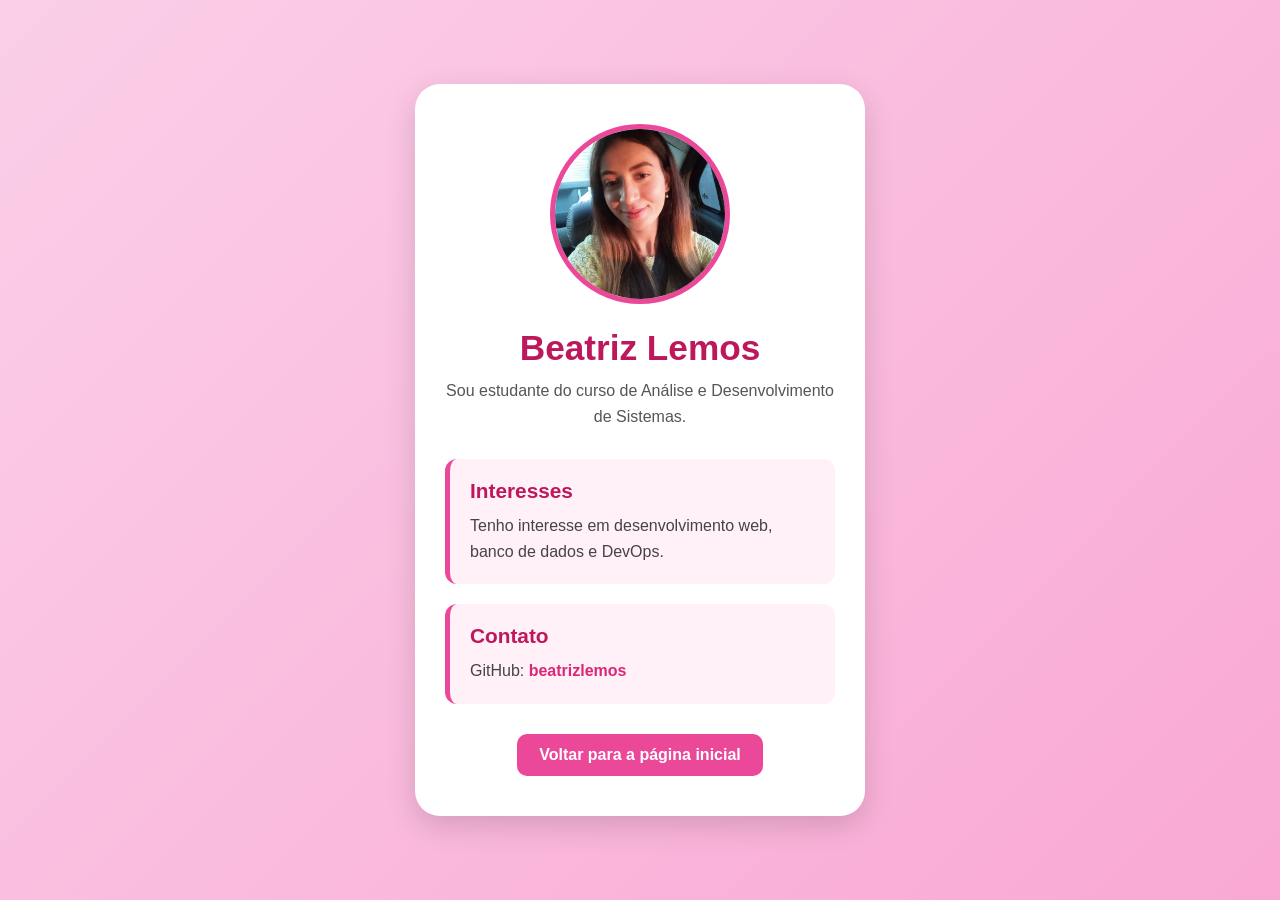
<file: pages/Beatriz-Lemos.html>
<!DOCTYPE html>
<html lang="pt-BR">
<head>
  <meta charset="UTF-8">
  <meta name="viewport" content="width=device-width, initial-scale=1.0">

  <title>Beatriz Lemos</title>

  <link rel="stylesheet" href="../assets/css/beatriz-lemos.css">
</head>

<body>

  <div class="perfil">

    <img   
      alt="Foto de Beatriz Lemos"
      width="200"
      src="../assets/img/beatriz-lemos.jpg"
    >

    <h1>Beatriz Lemos</h1>

    <p class="descricao">
      Sou estudante do curso de Análise e Desenvolvimento de Sistemas.
    </p>

    <div class="info">
      <h2>Interesses</h2>

      <p>
        Tenho interesse em desenvolvimento web, banco de dados e DevOps.
      </p>    
    </div>

    <div class="info">
      <h2>Contato</h2>

      <p>
        GitHub: 
        <a href="https://github.com/beatrizlemosIF" target="_blank">
          beatrizlemos
        </a>
      </p>
    </div>

    <a href="../index.html" class="botao">
      Voltar para a página inicial
    </a>

  </div>

</body>
</html>
</file>
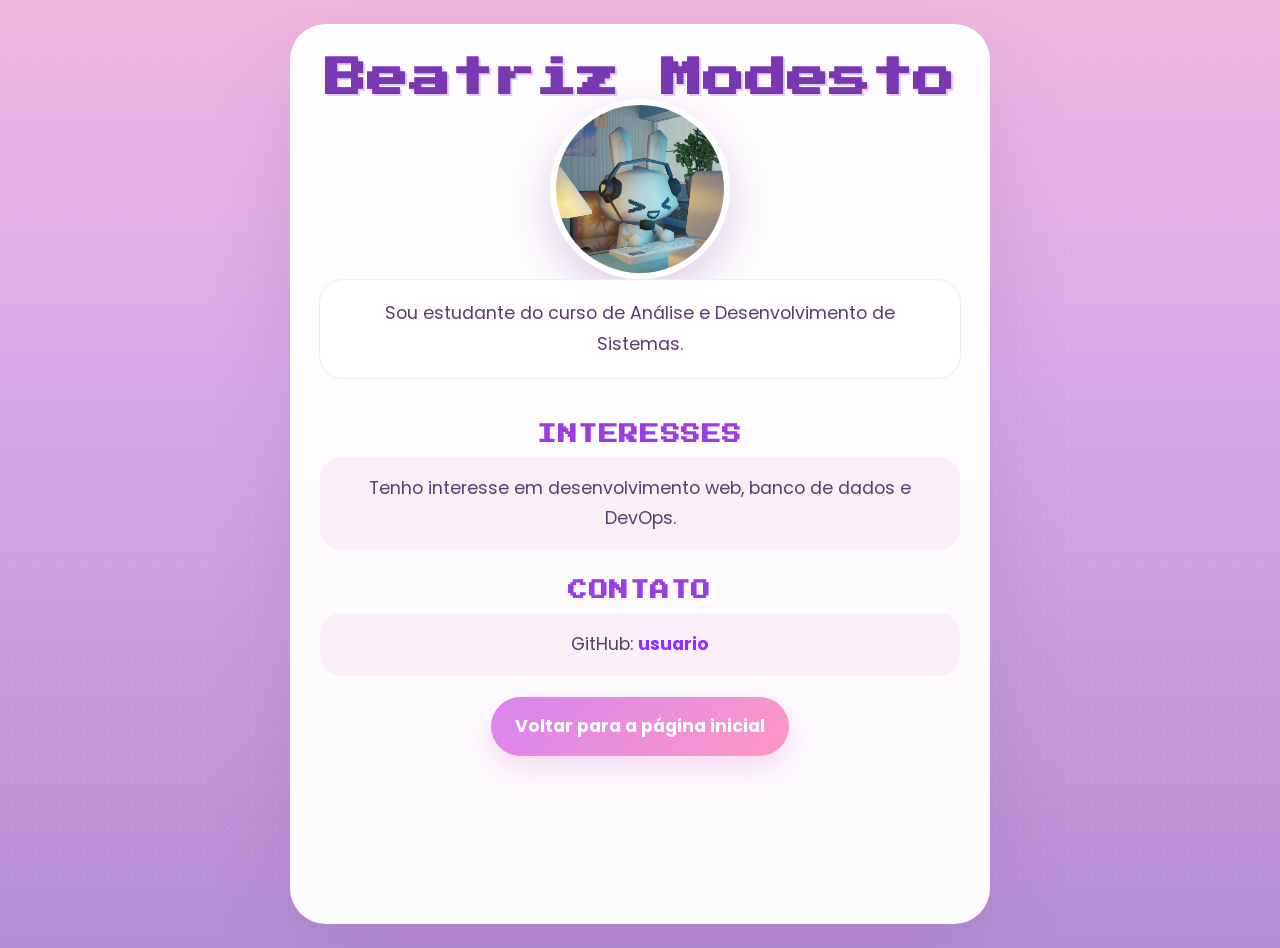
<file: pages/Beatriz-Modesto.html>
<!DOCTYPE html>
<html lang="pt-BR">
<head>
    <meta charset="UTF-8">
    <meta name="viewport" content="width=device-width, initial-scale=1.0">
    <link rel="stylesheet" href="../assets/css/beatriz-modesto.css">
    <title>Beatriz Modesto</title>
</head>
<body>
  <h1>Beatriz Modesto</h1>

  <img src="../assets/img/Beatriz-modesto.jpg" alt="Foto de Beatriz Modesto" width="200">

  <p>Sou estudante do curso de Análise e Desenvolvimento de Sistemas.</p>

  <h2>Interesses</h2>
  <p>Tenho interesse em desenvolvimento web, banco de dados e DevOps.</p>

  <h2>Contato</h2>
  <p>GitHub: <a href="https://github.com/BeatrizModesto">usuario</a></p>

  <p><a href="../index.html">Voltar para a página inicial</a></p>
</body>
</html>
</file>
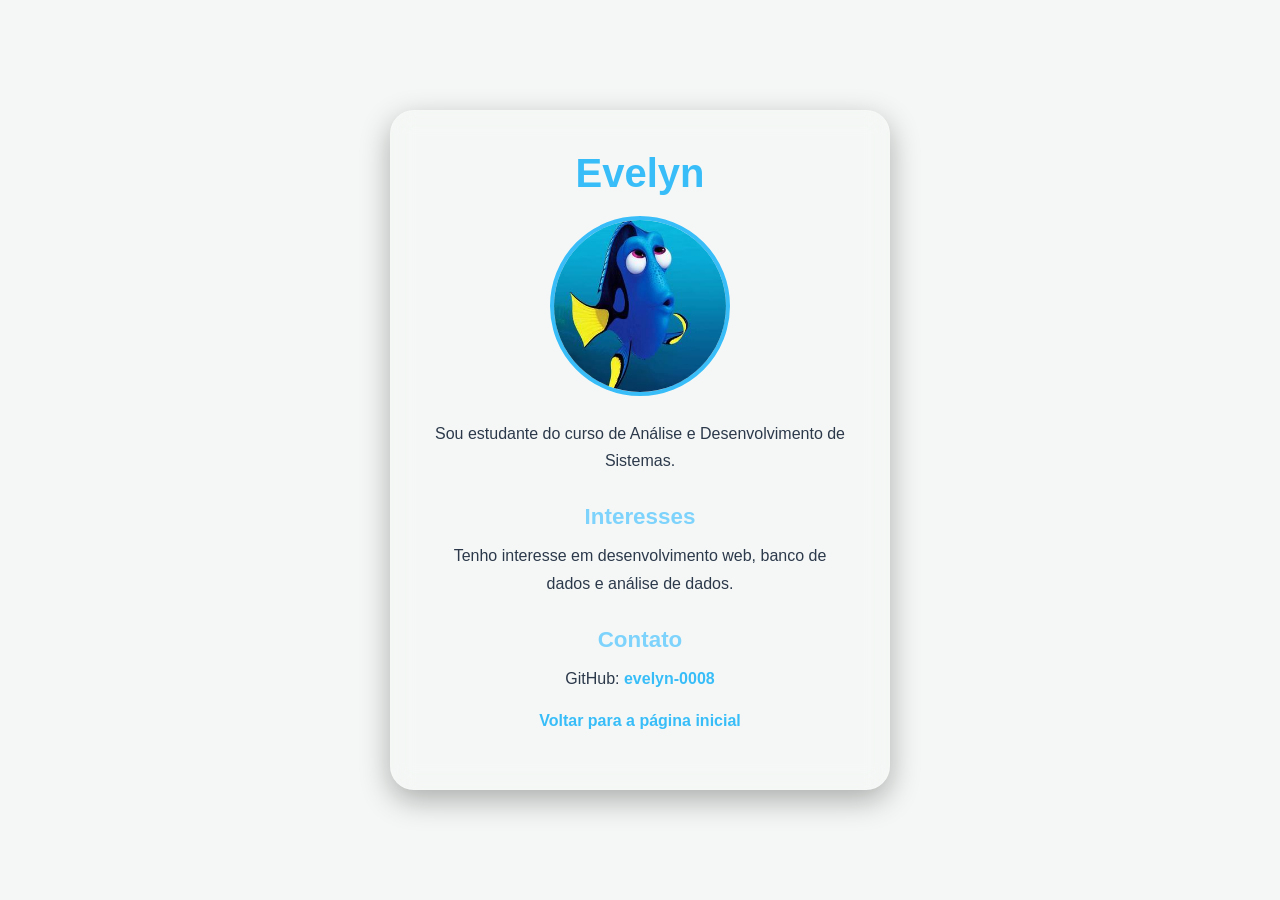
<file: pages/evelyn.html>
<!DOCTYPE html>
<html lang="pt-BR">
<head>
  <meta charset="UTF-8">
  <meta name="viewport" content="width=device-width, initial-scale=1.0">
   <link rel="stylesheet" href="../assets/css/evelyn.css">
  <title>Evelyn</title>

  <link rel="stylesheet" href="../assets/css/style.css">
</head>

<body>
  <main>
    <h1>Evelyn</h1>

    <img 
      src="../assets/img/evelyn.jpg" 
      alt="Foto de perfil de Evelyn"
      width="200"
    >

    <p>
      Sou estudante do curso de Análise e Desenvolvimento de Sistemas.
    </p>

    <h2>Interesses</h2>

    <p>
      Tenho interesse em desenvolvimento web, banco de dados e análise de dados.
    </p>

    <h2>Contato</h2>

    <p>
      GitHub:
      <a 
        href="https://github.com/evelyn-08"
        target="_blank"
        rel="noopener noreferrer"
      >
        evelyn-0008
      </a>
    </p>

    <p>
      <a href="../index.html">
        Voltar para a página inicial
      </a>
    </p>
  </main>
</body>
</html>
</file>
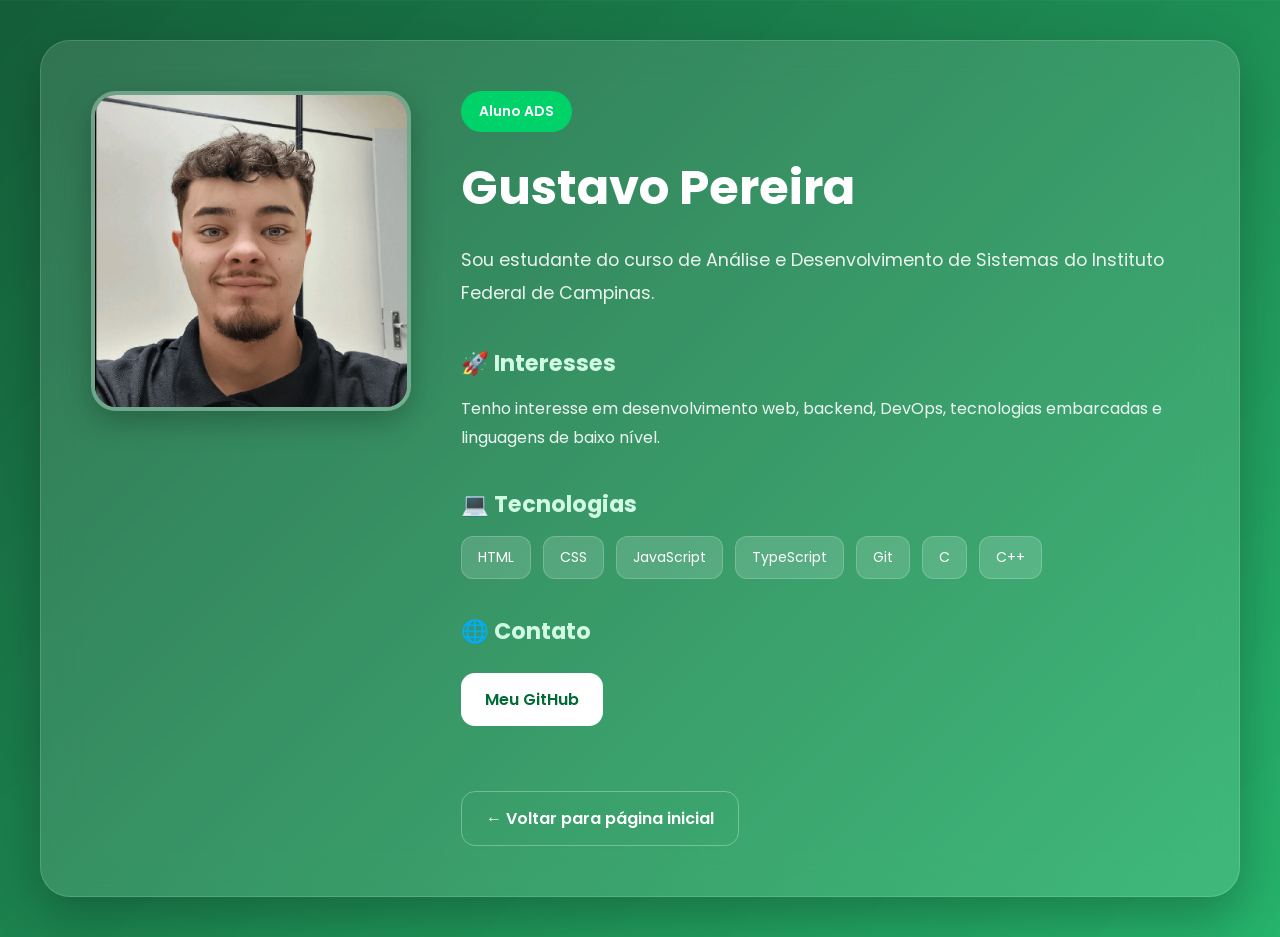
<file: pages/gustavo-pereira.html>
<!DOCTYPE html>
<html lang="pt-BR">

<head>
    <meta charset="UTF-8">
    <meta name="viewport" content="width=device-width, initial-scale=1.0">

    <title>Seu Nome | ADS IF</title>

    <link rel="stylesheet" href="../assets/css/gustavo-pereira.css">

    <!-- Fonte moderna -->
    <link rel="preconnect" href="https://fonts.googleapis.com">
    <link rel="preconnect" href="https://fonts.gstatic.com" crossorigin>
    <link href="https://fonts.googleapis.com/css2?family=Poppins:wght@300;400;500;600;700&display=swap"
        rel="stylesheet">
</head>

<body>

    <section class="perfil-container">

        <div class="perfil-card">

            <img src="../assets/img/GustavoPereira.png" alt="Foto de Gustavo Pereira" class="perfil-img">

            <div class="perfil-info">

                <span class="badge">Aluno ADS</span>

                <h1>Gustavo Pereira</h1>

                <p class="descricao">
                    Sou estudante do curso de Análise e Desenvolvimento de Sistemas
                    do Instituto Federal de Campinas.
                </p>

                <div class="secao">
                    <h2>🚀 Interesses</h2>

                    <p>
                        Tenho interesse em desenvolvimento web, backend, DevOps, tecnologias embarcadas e linguagens de
                        baixo nível.
                    </p>
                </div>

                <div class="secao">
                    <h2>💻 Tecnologias</h2>

                    <div class="tags">
                        <span>HTML</span>
                        <span>CSS</span>
                        <span>JavaScript</span>
                        <span>TypeScript</span>
                        <span>Git</span>
                        <span>C</span>
                        <span>C++</span>
                    </div>
                </div>

                <div class="secao">
                    <h2>🌐 Contato</h2>

                    <a href="https://github.com/gustavopgcampos" target="_blank" class="github-btn">
                        Meu GitHub
                    </a>
                </div>

                <a href="../index.html" class="voltar">
                    ← Voltar para página inicial
                </a>

            </div>
        </div>

    </section>

</body>

</html>
</file>
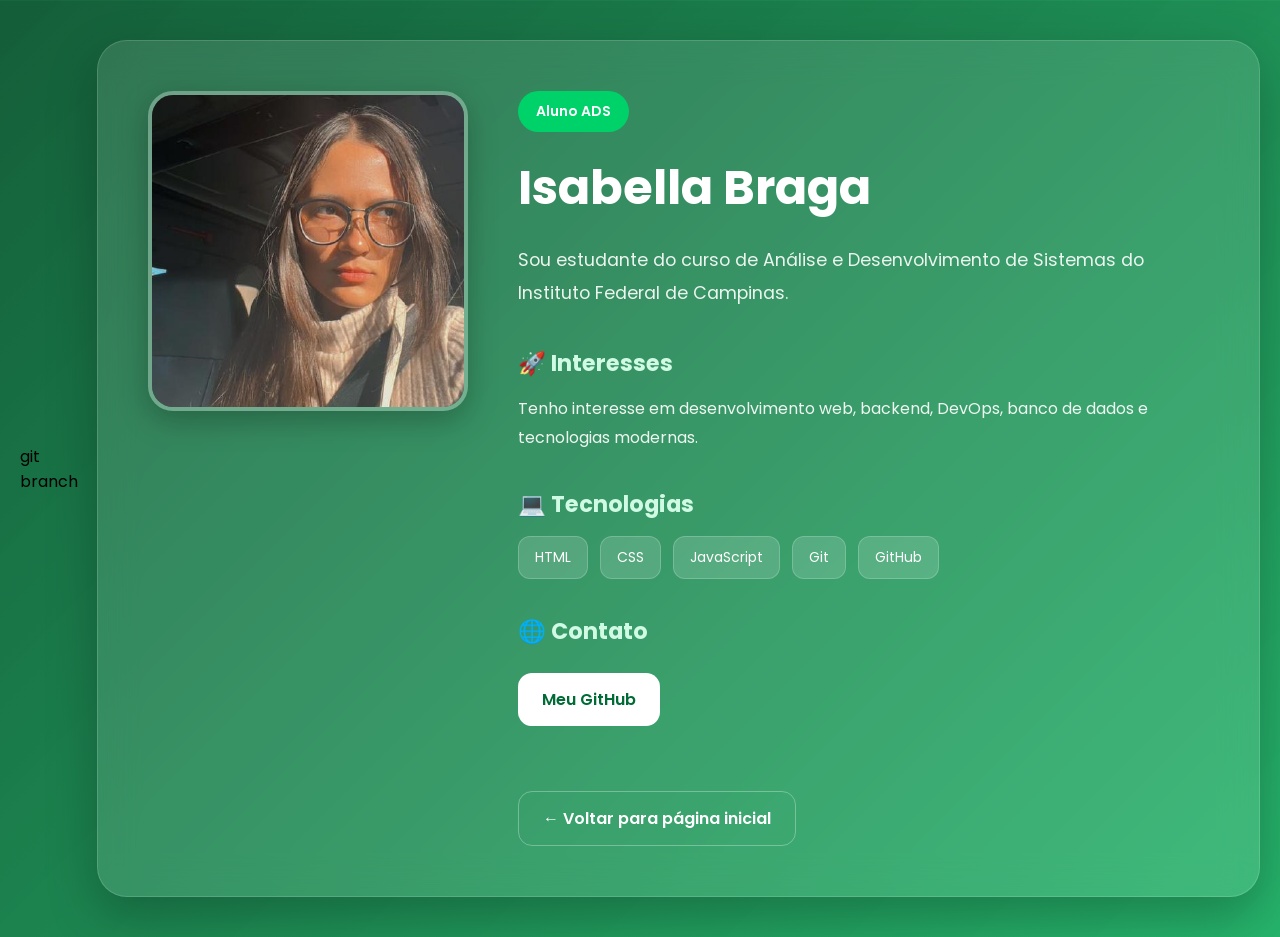
<file: pages/isabella-braga.html>
git branch<!DOCTYPE html>
<html lang="pt-BR">
<head>
  <meta charset="UTF-8">
  <meta name="viewport" content="width=device-width, initial-scale=1.0">

  <title>Isabella Braga | ADS IF</title>

  <link rel="stylesheet" href="../assets/css/isabella-braga.css">

  <link rel="preconnect" href="https://fonts.googleapis.com">
  <link rel="preconnect" href="https://fonts.gstatic.com" crossorigin>
  <link href="https://fonts.googleapis.com/css2?family=Poppins:wght@300;400;500;600;700&display=swap" rel="stylesheet">
</head>

<body>

  <section class="perfil-container">

    <div class="perfil-card">

      <img
        src="../assets/img/IsabellaBraga.jpg"
        alt="Foto Isabella Braga"
        class="perfil-img"
      >

      <div class="perfil-info">

        <span class="badge">Aluno ADS</span>

        <h1>Isabella Braga</h1>

        <p class="descricao">
          Sou estudante do curso de Análise e Desenvolvimento de Sistemas
          do Instituto Federal de Campinas.
        </p>

        <div class="secao">
          <h2>🚀 Interesses</h2>

          <p>
            Tenho interesse em desenvolvimento web,
            backend, DevOps, banco de dados
            e tecnologias modernas.
          </p>
        </div>

        <div class="secao">
          <h2>💻 Tecnologias</h2>

          <div class="tags">
            <span>HTML</span>
            <span>CSS</span>
            <span>JavaScript</span>
            <span>Git</span>
            <span>GitHub</span>
          </div>
        </div>

        <div class="secao">
          <h2>🌐 Contato</h2>

          <a
            href="https://github.com/Skartty"
            target="_blank"
            class="github-btn"
          >
            Meu GitHub
          </a>
        </div>

        <a href="../index.html" class="voltar">
          ← Voltar para página inicial
        </a>

      </div>
    </div>

  </section>

</body>
</html>
</file>
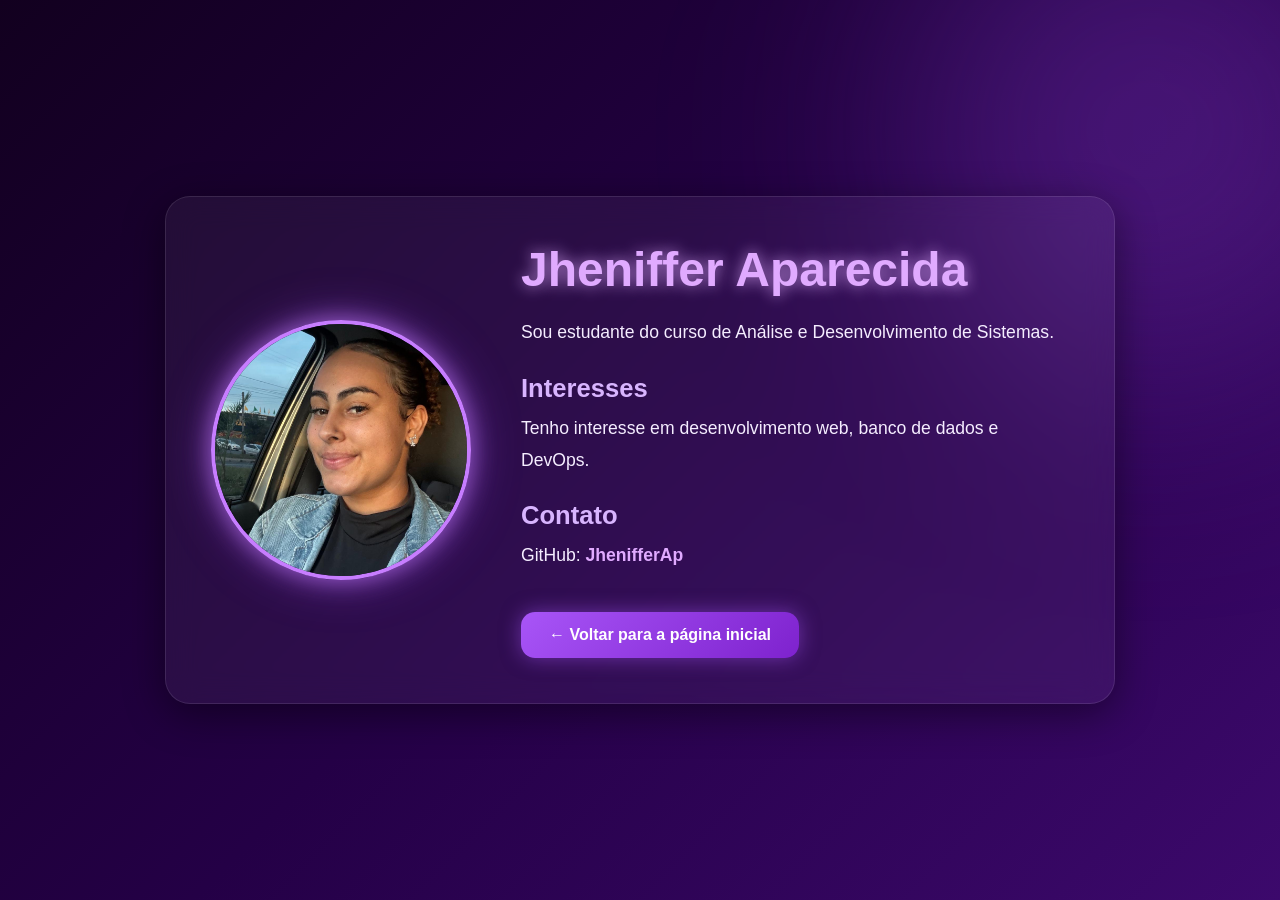
<file: pages/jheniffer-aparecida.html>
<!DOCTYPE html>
<html lang="pt-BR">
<head>
  <meta charset="UTF-8">
  <meta name="viewport" content="width=device-width, initial-scale=1.0">

  <title>Jheniffer Aparecida</title>

  <link rel="stylesheet" href="../assets/css/jheniffer-aparecida.css">
</head>

<body>

  <div class="card">

    <!-- Lado esquerdo -->
    <div class="lado-esquerdo">

      <img 
        src="../assets/img/Jheniffer-Aparecida.jpeg" 
        alt="Foto de Jheniffer Aparecida"
      >

    </div>

    <!-- Lado direito -->
    <div class="lado-direito">

      <h1>Jheniffer Aparecida</h1>

      <p>
        Sou estudante do curso de Análise e Desenvolvimento de Sistemas.
      </p>

      <h2>Interesses</h2>

      <p>
        Tenho interesse em desenvolvimento web, banco de dados e DevOps.
      </p>

      <h2>Contato</h2>

      <p>
        GitHub:
        <a href="https://github.com/JhenifferAp" target="_blank">
          JhenifferAp
        </a>
      </p>

      <a href="../index.html" class="botao-voltar">
        ← Voltar para a página inicial
      </a>

    </div>

  </div>

</body>
</html>
</file>
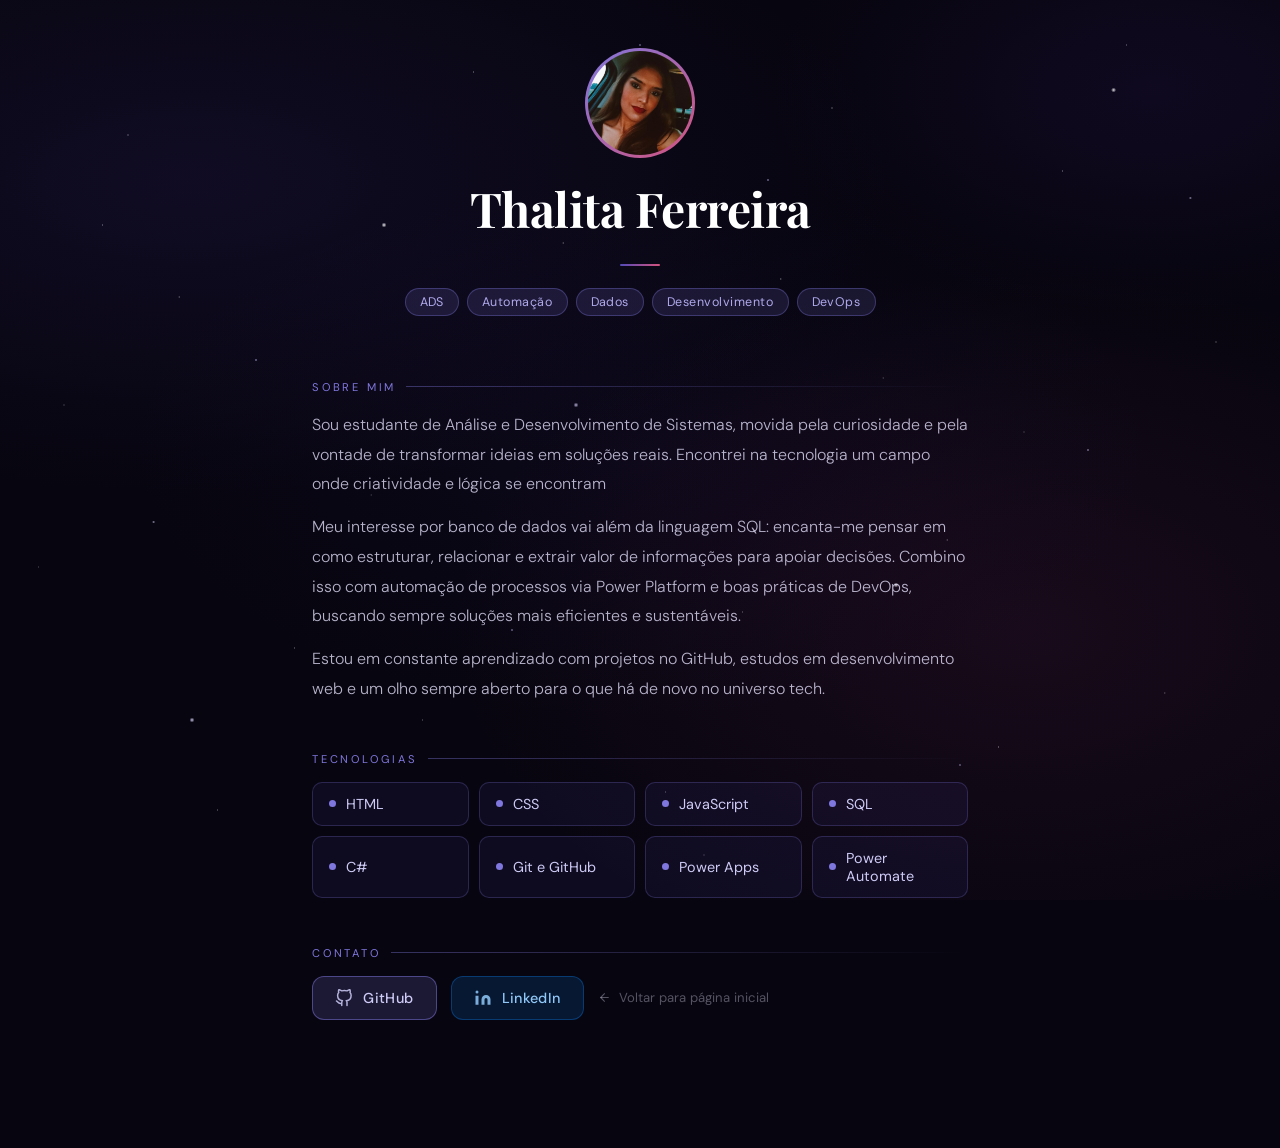
<file: pages/thalita-Ferreira.html>
<!DOCTYPE html>
<html lang="pt-BR">
<head>
  <meta charset="UTF-8">
  <meta name="viewport" content="width=device-width, initial-scale=1.0">
  <title>Thalita Ferreira</title>
  <link href="https://fonts.googleapis.com/css2?family=Playfair+Display:wght@400;700&family=DM+Sans:wght@300;400;500&display=swap" rel="stylesheet">
  <link rel="stylesheet" href="../assets/css/thalita-ferreira.css">
</head>
<body>

<div class="page">

  <header class="header">
    <div class="avatar-ring">
      <img src="../assets/img/Thalita-ferreira.jpg" alt="Foto de Thalita Ferreira" class="avatar-img">
    </div>
    <h1>Thalita Ferreira</h1>
    <div class="divider"></div>
    <div class="tags">
      <span class="tag">ADS</span>
      <span class="tag">Automação</span>
      <span class="tag">Dados</span>
      <span class="tag">Desenvolvimento</span>
      <span class="tag">DevOps</span>
    </div>
  </header>

  <section class="section">
    <div class="section-label">Sobre mim</div>
    <p class="bio-text">
      Sou estudante de Análise e Desenvolvimento de Sistemas, movida pela curiosidade e pela vontade de transformar ideias em soluções reais. Encontrei na tecnologia um campo onde criatividade e lógica se encontram
    </p>
    <p class="bio-text">
      Meu interesse por banco de dados vai além da linguagem SQL: encanta-me pensar em como estruturar, relacionar e extrair valor de informações para apoiar decisões. Combino isso com automação de processos via Power Platform e boas práticas de DevOps, buscando sempre soluções mais eficientes e sustentáveis.
    </p>
    <p class="bio-text">
      Estou em constante aprendizado com projetos no GitHub, estudos em desenvolvimento web e um olho sempre aberto para o que há de novo no universo tech.
    </p>
  </section>

  <section class="section">
    <div class="section-label">Tecnologias</div>
    <div class="tech-grid">
      <div class="tech-card"><span class="tech-dot"></span>HTML</div>
      <div class="tech-card"><span class="tech-dot"></span>CSS</div>
      <div class="tech-card"><span class="tech-dot"></span>JavaScript</div>
      <div class="tech-card"><span class="tech-dot"></span>SQL</div>
      <div class="tech-card"><span class="tech-dot"></span>C#</div>
      <div class="tech-card"><span class="tech-dot"></span>Git e GitHub</div>
      <div class="tech-card"><span class="tech-dot"></span>Power Apps</div>
      <div class="tech-card"><span class="tech-dot"></span>Power Automate</div>
    </div>
  </section>

  <section class="section">
    <div class="section-label">Contato</div>
    <div class="contact-buttons">

      <a href="https://github.com/ThalitaFerreira098" target="_blank" class="btn btn-github">
        <svg width="18" height="18" viewBox="0 0 24 24" fill="none" stroke="currentColor" stroke-width="2" stroke-linecap="round" stroke-linejoin="round" aria-hidden="true">
          <path d="M9 19c-5 1.5-5-2.5-7-3m14 6v-3.87a3.37 3.37 0 0 0-.94-2.61c3.14-.35 6.44-1.54 6.44-7A5.44 5.44 0 0 0 20 4.77 5.07 5.07 0 0 0 19.91 1S18.73.65 16 2.48a13.38 13.38 0 0 0-7 0C6.27.65 5.09 1 5.09 1A5.07 5.07 0 0 0 5 4.77a5.44 5.44 0 0 0-1.5 3.78c0 5.42 3.3 6.61 6.44 7A3.37 3.37 0 0 0 9 18.13V22"/>
        </svg>
        GitHub
      </a>

      <a href="https://www.linkedin.com/in/thalitaferreiraads/" target="_blank" class="btn btn-linkedin">
        <svg width="18" height="18" viewBox="0 0 24 24" fill="currentColor" aria-hidden="true">
          <path d="M16 8a6 6 0 0 1 6 6v7h-4v-7a2 2 0 0 0-2-2 2 2 0 0 0-2 2v7h-4v-7a6 6 0 0 1 6-6z"/>
          <rect x="2" y="9" width="4" height="12"/>
          <circle cx="4" cy="4" r="2"/>
        </svg>
        LinkedIn
      </a>

      <a href="../index.html" class="back-link">
        <svg width="13" height="13" viewBox="0 0 24 24" fill="none" stroke="currentColor" stroke-width="2" stroke-linecap="round" stroke-linejoin="round" aria-hidden="true">
          <line x1="19" y1="12" x2="5" y2="12"/><polyline points="12 19 5 12 12 5"/>
        </svg>
        Voltar para página inicial
      </a>

    </div>
  </section>

</div>

</body>
</html>
</file>
<file: assets/css/beatriz-lemos.css>
* {
  margin: 0;
  padding: 0;
  box-sizing: border-box;
  font-family: Arial, Helvetica, sans-serif;
}

body {
  background: linear-gradient(135deg, #fbcfe8, #f9a8d4);
  min-height: 100vh;

  display: flex;
  justify-content: center;
  align-items: center;

  padding: 20px;
}

.perfil {
  background: white;
  width: 100%;
  max-width: 450px;

  border-radius: 25px;

  padding: 40px 30px;

  text-align: center;

  box-shadow: 0 10px 30px rgba(0,0,0,0.15);
}

.perfil img {
  width: 180px;
  height: 180px;

  object-fit: cover;

  border-radius: 50%;

  border: 5px solid #ec4899;

  margin-bottom: 20px;
}

.perfil h1 {
  color: #be185d;

  font-size: 2.2rem;

  margin-bottom: 10px;
}

.descricao {
  color: #555;

  font-size: 1rem;

  line-height: 1.6;

  margin-bottom: 30px;
}

.info {
  background: #fff1f7;

  border-left: 5px solid #ec4899;

  border-radius: 12px;

  padding: 20px;

  margin-bottom: 20px;

  text-align: left;
}

.info h2 {
  color: #be185d;

  margin-bottom: 10px;

  font-size: 1.3rem;
}

.info p {
  color: #444;

  line-height: 1.6;
}

.info a {
  color: #db2777;

  text-decoration: none;

  font-weight: bold;
}

.info a:hover {
  text-decoration: underline;
}

.botao {
  display: inline-block;

  margin-top: 10px;

  background: #ec4899;

  color: white;

  text-decoration: none;

  padding: 12px 22px;

  border-radius: 10px;

  font-weight: bold;

  transition: 0.3s;
}

.botao:hover {
  background: #db2777;

  transform: translateY(-2px);
}
</file>
<file: assets/css/beatriz-modesto.css>
@import url('https://fonts.googleapis.com/css2?family=Press+Start+2P&family=Poppins:wght@300;400;500;600&display=swap');

*{
    margin: 0;
    padding: 0;
    box-sizing: border-box;
}

html{
    min-height: 100%;
    background: linear-gradient(180deg, #f2b7df 0%, #d9a7eb 40%, #b58ed3 100%);
}

body{
    min-height: 100vh;
    margin: 24px auto;
    padding: 32px 28px;
    width: min(100%, 700px);
    display: flex;
    flex-direction: column;
    align-items: center;
    justify-content: flex-start;
    text-align: center;
    font-family: 'Poppins', sans-serif;
    color: #4a2f63;
    background: rgba(255, 255, 255, 0.96);
    border: 1px solid rgba(255, 255, 255, 0.9);
    border-radius: 36px;
    box-shadow: 0 26px 80px rgba(111, 63, 134, 0.16);
    position: relative;
}

body::before{
    content: "";
    position: fixed;
    inset: 0;
    background-image: radial-gradient(rgba(255,255,255,0.35) 1px, transparent 1px);
    background-size: 24px 24px;
    opacity: 0.35;
    pointer-events: none;
    z-index: -1;
}

h1{
    font-family: 'Press Start 2P', cursive;
    font-size: clamp(1.9rem, 4vw, 2.6rem);
    color: #7a37b2;
    margin-bottom: 0;
    text-shadow: 2px 2px 0 rgba(132, 62, 181, 0.25);
}

.profile-header{
    display: flex;
    align-items: center;
    justify-content: center;
    gap: 24px;
    margin-bottom: 24px;
}

img{
    width: 180px;
    height: 180px;
    object-fit: cover;
    border-radius: 50%;
    border: 6px solid #fff;
    box-shadow: 0 16px 40px rgba(123, 69, 161, 0.24);
    margin-bottom: 0;
}

p{
    width: 100%;
    color: #593d6d;
    font-size: clamp(1rem, 2vw, 1.1rem);
    line-height: 1.75;
    margin-bottom: 16px;
}

h2{
    font-family: 'Press Start 2P', cursive;
    font-size: clamp(0.95rem, 2vw, 1.2rem);
    color: #9b3de4;
    margin-top: 30px;
    margin-bottom: 12px;
    letter-spacing: 0.08em;
    text-transform: uppercase;
}

p:first-of-type{
    background: rgba(255,255,255,0.9);
    padding: 18px 20px;
    border-radius: 24px;
    border: 1px solid rgba(155, 87, 196, 0.12);
}

h2 + p{
    background: rgba(242, 183, 223, 0.18);
    padding: 16px 18px;
    border-radius: 22px;
    border: 1px solid rgba(255, 255, 255, 0.7);
    margin-bottom: 0;
}

p a{
    color: #8f2fff;
    text-decoration: none;
    font-weight: 700;
}

p a:hover{
    color: #5d1fb8;
}

body > p:last-child{
    margin-top: 20px;
}

body > p:last-child a{
    display: inline-flex;
    align-items: center;
    justify-content: center;
    padding: 14px 24px;
    border-radius: 999px;
    background: linear-gradient(135deg, #d883f1, #ff99c3);
    color: #fff;
    box-shadow: 0 12px 28px rgba(217, 103, 197, 0.22);
}

body > p:last-child a:hover{
    transform: translateY(-1px);
}

@media (max-width: 620px){
    body{
        width: calc(100% - 32px);
        padding: 24px;
    }

    img{
        width: 150px;
        height: 150px;
    }

    h1{
        font-size: 2rem;
    }

    p,
    h2{
        text-align: center;
    }

    h2 + p{
        text-align: center;
    }
}
</file>
<file: assets/css/evelyn.css>
/* evelyn.css */

* {
  margin: 0;
  padding: 0;
  box-sizing: border-box;
}

body {
  font-family: "Poppins", Arial, sans-serif;
  background: linear-gradient(135deg, #0f172a, #1e293b);
  color: #f8fafc;
  min-height: 100vh;
  display: flex;
  justify-content: center;
  align-items: center;
  padding: 30px;
}

main {
  background: rgba(255, 255, 255, 0.08);
  backdrop-filter: blur(12px);
  border: 1px solid rgba(255, 255, 255, 0.15);
  border-radius: 24px;
  padding: 40px;
  max-width: 500px;
  width: 100%;
  text-align: center;
  box-shadow: 0 10px 30px rgba(0, 0, 0, 0.3);
  animation: fadeIn 0.8s ease;
}

h1 {
  font-size: 2.5rem;
  margin-bottom: 20px;
  color: #38bdf8;
}

h2 {
  margin-top: 30px;
  margin-bottom: 12px;
  color: #7dd3fc;
  font-size: 1.4rem;
}

img {
  width: 180px;
  height: 180px;
  object-fit: cover;
  border-radius: 50%;
  border: 4px solid #38bdf8;
  margin-bottom: 20px;
  transition: transform 0.3s ease;
}

img:hover {
  transform: scale(1.05);
}

p {
  font-size: 1rem;
  line-height: 1.7;
  margin-bottom: 15px;
  color: #2c394b;
}

a {
  color: #38bdf8;
  text-decoration: none;
  font-weight: 600;
  transition: 0.3s;
}

a:hover {
  color: #7dd3fc;
  text-decoration: underline;
}

@keyframes fadeIn {
  from {
    opacity: 0;
    transform: translateY(20px);
  }

  to {
    opacity: 1;
    transform: translateY(0);
  }
}

/* Responsividade */
@media (max-width: 600px) {
  main {
    padding: 25px;
  }

  h1 {
    font-size: 2rem;
  }

  img {
    width: 140px;
    height: 140px;
  }
}
</file>
<file: assets/css/style.css>
* {
  margin: 0;
  padding: 0;
  box-sizing: border-box;
}

html {
  scroll-behavior: smooth;
}

body {
  font-family: 'Poppins', sans-serif;
  background: #f4f7f5;
  color: #1f2937;
  overflow-x: hidden;
}

/* HERO */

.hero {
  height: 100vh;
  background:
    linear-gradient(rgba(0,0,0,0.65), rgba(0,0,0,0.65)),
    url('https://images.unsplash.com/photo-1522202176988-66273c2fd55f?q=80&w=1600&auto=format&fit=crop');
  background-size: cover;
  background-position: center;

  display: flex;
  align-items: center;
  justify-content: center;
  text-align: center;

  position: relative;
  padding: 20px;
}

.hero-content {
  max-width: 850px;
  z-index: 2;
}

.tag {
  display: inline-block;
  background: #00a651;
  color: white;
  padding: 10px 18px;
  border-radius: 50px;
  font-size: 14px;
  margin-bottom: 25px;
  font-weight: 500;
  letter-spacing: 1px;
}

.hero h1 {
  font-size: 4rem;
  color: white;
  line-height: 1.2;
  margin-bottom: 25px;
}

.hero p {
  color: #e5e7eb;
  font-size: 1.2rem;
  line-height: 1.8;
  margin-bottom: 35px;
}

.btn {
  display: inline-block;
  padding: 15px 35px;
  background: linear-gradient(135deg, #00a651, #008c44);
  color: white;
  text-decoration: none;
  border-radius: 12px;
  font-weight: 600;
  transition: 0.3s;
  box-shadow: 0 10px 25px rgba(0, 166, 81, 0.3);
}

.btn:hover {
  transform: translateY(-4px);
  box-shadow: 0 15px 35px rgba(0, 166, 81, 0.45);
}

/* CONTAINER */

.container {
  width: 90%;
  max-width: 1200px;
  margin: auto;
}

/* SOBRE */

.sobre {
  padding: 100px 0;
  background: white;
}

.sobre h2,
.alunos h2 {
  text-align: center;
  font-size: 2.8rem;
  color: #006b35;
  margin-bottom: 30px;
  position: relative;
}

.sobre h2::after,
.alunos h2::after {
  content: "";
  width: 90px;
  height: 5px;
  background: #00a651;
  display: block;
  margin: 15px auto 0;
  border-radius: 10px;
}

.sobre p {
  max-width: 850px;
  margin: 20px auto;
  text-align: center;
  font-size: 1.1rem;
  line-height: 2;
  color: #4b5563;
}

/* ALUNOS */

.alunos {
  padding: 100px 0;
  background: linear-gradient(to bottom, #f4f7f5, #e9f7ef);
}

.cards {
  display: grid;
  grid-template-columns: repeat(auto-fit, minmax(280px, 1fr));
  gap: 35px;
  margin-top: 60px;
}

.card {
  background: white;
  border-radius: 22px;
  overflow: hidden;
  transition: 0.35s;
  box-shadow: 0 15px 35px rgba(0,0,0,0.08);
  position: relative;
}

.card:hover {
  transform: translateY(-10px);
  box-shadow: 0 25px 45px rgba(0,0,0,0.15);
}

.card img {
  width: 100%;
  height: 280px;
  object-fit: cover;
}

.card h3 {
  font-size: 1.4rem;
  margin: 25px 20px 10px;
  color: #111827;
}

.card a {
  display: inline-block;
  margin: 0 20px 25px;
  text-decoration: none;
  color: white;
  background: linear-gradient(135deg, #00a651, #008c44);
  padding: 12px 22px;
  border-radius: 10px;
  font-weight: 500;
  transition: 0.3s;
}

.card a:hover {
  opacity: 0.9;
}

/* FOOTER */

footer {
  background: #003b1f;
  color: white;
  text-align: center;
  padding: 30px 20px;
  font-size: 0.95rem;
}

/* RESPONSIVO */

@media (max-width: 768px) {

  .hero h1 {
    font-size: 2.5rem;
  }

  .hero p {
    font-size: 1rem;
  }

  .sobre h2,
  .alunos h2 {
    font-size: 2rem;
  }

}
</file>
<file: assets/css/gustavo-pereira.css>
* {
  margin: 0;
  padding: 0;
  box-sizing: border-box;
}

body {
  font-family: 'Poppins', sans-serif;
  min-height: 100vh;

  background:
    linear-gradient(135deg, rgba(0, 80, 40, 0.92), rgba(0, 166, 81, 0.85)),
    url('https://images.unsplash.com/photo-1516321318423-f06f85e504b3?q=80&w=1400&auto=format&fit=crop');

  background-size: cover;
  background-position: center;

  display: flex;
  align-items: center;
  justify-content: center;

  padding: 40px 20px;
}

/* CARD */

.perfil-container {
  width: 100%;
  max-width: 1200px;
}

.perfil-card {
  display: flex;
  gap: 50px;

  background: rgba(255, 255, 255, 0.12);
  backdrop-filter: blur(18px);

  border: 1px solid rgba(255,255,255,0.15);

  border-radius: 30px;

  padding: 50px;

  box-shadow: 0 20px 50px rgba(0,0,0,0.25);

  color: white;
}

/* FOTO */

.perfil-img {
  width: 320px;
  height: 320px;

  object-fit: cover;

  border-radius: 25px;

  border: 4px solid rgba(255,255,255,0.3);

  box-shadow: 0 10px 30px rgba(0,0,0,0.25);
}

/* INFO */

.perfil-info {
  flex: 1;
}

.badge {
  display: inline-block;

  background: #00d26a;

  color: white;

  padding: 10px 18px;

  border-radius: 999px;

  font-size: 14px;

  margin-bottom: 20px;

  font-weight: 600;
}

.perfil-info h1 {
  font-size: 3rem;
  margin-bottom: 20px;
}

.descricao {
  font-size: 1.1rem;
  line-height: 1.9;

  color: rgba(255,255,255,0.9);

  margin-bottom: 35px;
}

/* SEÇÕES */

.secao {
  margin-bottom: 35px;
}

.secao h2 {
  margin-bottom: 15px;

  color: #d1fae5;

  font-size: 1.4rem;
}

.secao p {
  line-height: 1.8;

  color: rgba(255,255,255,0.92);
}

/* TAGS */

.tags {
  display: flex;
  flex-wrap: wrap;
  gap: 12px;
}

.tags span {
  background: rgba(255,255,255,0.15);

  border: 1px solid rgba(255,255,255,0.2);

  padding: 10px 16px;

  border-radius: 12px;

  font-size: 14px;

  transition: 0.3s;
}

.tags span:hover {
  background: #00a651;
  transform: translateY(-3px);
}

/* BOTÕES */

.github-btn,
.voltar {
  display: inline-block;

  text-decoration: none;

  padding: 14px 24px;

  border-radius: 14px;

  font-weight: 600;

  transition: 0.3s;
}

.github-btn {
  background: white;
  color: #006b35;

  margin-top: 10px;
}

.github-btn:hover {
  transform: translateY(-4px);
}

.voltar {
  margin-top: 30px;

  color: white;

  border: 1px solid rgba(255,255,255,0.3);
}

.voltar:hover {
  background: rgba(255,255,255,0.12);
}

/* RESPONSIVO */

@media (max-width: 900px) {

  .perfil-card {
    flex-direction: column;
    text-align: center;
    align-items: center;
  }

  .perfil-img {
    width: 240px;
    height: 240px;
  }

  .perfil-info h1 {
    font-size: 2.3rem;
  }

  .tags {
    justify-content: center;
  }

}
</file>
<file: assets/css/isabella-braga.css>
* {
  margin: 0;
  padding: 0;
  box-sizing: border-box;
}

body {
  font-family: 'Poppins', sans-serif;
  min-height: 100vh;

  background:
    linear-gradient(135deg, rgba(0, 80, 40, 0.92), rgba(0, 166, 81, 0.85)),
    url('https://images.unsplash.com/photo-1516321318423-f06f85e504b3?q=80&w=1400&auto=format&fit=crop');

  background-size: cover;
  background-position: center;

  display: flex;
  align-items: center;
  justify-content: center;

  padding: 40px 20px;
}

/* CARD */

.perfil-container {
  width: 100%;
  max-width: 1200px;
}

.perfil-card {
  display: flex;
  gap: 50px;

  background: rgba(255, 255, 255, 0.12);
  backdrop-filter: blur(18px);

  border: 1px solid rgba(255,255,255,0.15);

  border-radius: 30px;

  padding: 50px;

  box-shadow: 0 20px 50px rgba(0,0,0,0.25);

  color: white;
}

/* FOTO */

.perfil-img {
  width: 320px;
  height: 320px;

  object-fit: cover;

  border-radius: 25px;

  border: 4px solid rgba(255,255,255,0.3);

  box-shadow: 0 10px 30px rgba(0,0,0,0.25);
}

/* INFO */

.perfil-info {
  flex: 1;
}

.badge {
  display: inline-block;

  background: #00d26a;

  color: white;

  padding: 10px 18px;

  border-radius: 999px;

  font-size: 14px;

  margin-bottom: 20px;

  font-weight: 600;
}

.perfil-info h1 {
  font-size: 3rem;
  margin-bottom: 20px;
}

.descricao {
  font-size: 1.1rem;
  line-height: 1.9;

  color: rgba(255,255,255,0.9);

  margin-bottom: 35px;
}

/* SEÇÕES */

.secao {
  margin-bottom: 35px;
}

.secao h2 {
  margin-bottom: 15px;

  color: #d1fae5;

  font-size: 1.4rem;
}

.secao p {
  line-height: 1.8;

  color: rgba(255,255,255,0.92);
}

/* TAGS */

.tags {
  display: flex;
  flex-wrap: wrap;
  gap: 12px;
}

.tags span {
  background: rgba(255,255,255,0.15);

  border: 1px solid rgba(255,255,255,0.2);

  padding: 10px 16px;

  border-radius: 12px;

  font-size: 14px;

  transition: 0.3s;
}

.tags span:hover {
  background: #00a651;
  transform: translateY(-3px);
}

/* BOTÕES */

.github-btn,
.voltar {
  display: inline-block;

  text-decoration: none;

  padding: 14px 24px;

  border-radius: 14px;

  font-weight: 600;

  transition: 0.3s;
}

.github-btn {
  background: white;
  color: #006b35;

  margin-top: 10px;
}

.github-btn:hover {
  transform: translateY(-4px);
}

.voltar {
  margin-top: 30px;

  color: white;

  border: 1px solid rgba(255,255,255,0.3);
}

.voltar:hover {
  background: rgba(255,255,255,0.12);
}

/* RESPONSIVO */

@media (max-width: 900px) {

  .perfil-card {
    flex-direction: column;
    text-align: center;
    align-items: center;
  }

  .perfil-img {
    width: 240px;
    height: 240px;
  }

  .perfil-info h1 {
    font-size: 2.3rem;
  }

  .tags {
    justify-content: center;
  }

}
</file>
<file: assets/css/jheniffer-aparecida.css>
/* Reset */
* {
  margin: 0;
  padding: 0;
  box-sizing: border-box;
}

/* Remove barra horizontal */
html,
body {
  overflow-x: hidden;
}

/* Página */
body {
  font-family: 'Segoe UI', Tahoma, Geneva, Verdana, sans-serif;

  background: linear-gradient(135deg, #12001f, #240046, #3c096c);

  min-height: 100vh;

  display: flex;
  justify-content: center;
  align-items: center;

  padding: 30px;

  position: relative;
}

/* Glow fundo */
body::before {
  content: "";

  position: absolute;

  width: 500px;
  height: 500px;

  background: rgba(168, 85, 247, 0.25);

  border-radius: 50%;

  filter: blur(120px);

  top: -120px;
  right: -120px;
}

/* Card principal */
.card {
  position: relative;
  z-index: 1;

  width: 950px;
  max-width: 95%;

  padding: 45px;

  border-radius: 25px;

  background: rgba(255, 255, 255, 0.05);

  border: 1px solid rgba(255, 255, 255, 0.1);

  backdrop-filter: blur(15px);

  box-shadow: 0 10px 40px rgba(0, 0, 0, 0.45);

  display: flex;
  align-items: center;
  gap: 50px;
}

/* Lado esquerdo */
.lado-esquerdo {
  display: flex;
  justify-content: center;
  align-items: center;
}

/* Lado direito */
.lado-direito {
  flex: 1;
}

/* Título */
h1 {
  font-size: 3rem;

  color: #e0aaff;

  margin-bottom: 20px;

  text-shadow: 0 0 15px rgba(224, 170, 255, 0.8);
}

/* Foto */
img {
  width: 260px;
  height: 260px;

  object-fit: cover;

  border-radius: 50%;

  border: 4px solid #c77dff;

  box-shadow:
    0 0 25px rgba(199, 125, 255, 0.7),
    0 0 50px rgba(168, 85, 247, 0.4);

  transition: 0.4s ease;
}

img:hover {
  transform: scale(1.05);

  box-shadow:
    0 0 35px rgba(224, 170, 255, 1),
    0 0 70px rgba(168, 85, 247, 0.8);
}

/* Subtítulos */
h2 {
  margin-top: 25px;
  margin-bottom: 10px;

  font-size: 1.6rem;

  color: #d8b4fe;
}

/* Texto */
p {
  font-size: 1.1rem;

  line-height: 1.8;

  color: #f5edff;

  margin-bottom: 10px;
}

/* Links */
a {
  color: #e0aaff;

  text-decoration: none;

  font-weight: bold;

  transition: 0.3s;
}

a:hover {
  color: white;

  text-shadow: 0 0 10px #d8b4fe;
}

/* Botão voltar */
.botao-voltar {
  display: inline-block;

  margin-top: 30px;

  padding: 14px 28px;

  background: linear-gradient(135deg, #a855f7, #7e22ce);

  color: white !important;

  border-radius: 14px;

  text-decoration: none;

  font-weight: bold;

  transition: 0.3s ease;

  box-shadow: 0 0 20px rgba(168, 85, 247, 0.5);
}

.botao-voltar:hover {
  transform: translateY(-3px);

  background: linear-gradient(135deg, #c084fc, #9333ea);

  box-shadow: 0 0 30px rgba(192, 132, 252, 0.9);
}

/* Responsivo */
@media (max-width: 768px) {

  .card {
    flex-direction: column;
    text-align: center;

    padding: 30px 20px;
  }

  h1 {
    font-size: 2.2rem;
  }

  img {
    width: 200px;
    height: 200px;
  }

  p {
    font-size: 1rem;
  }
}
</file>
<file: assets/css/thalita-ferreira.css>
*, *::before, *::after {
  box-sizing: border-box;
  margin: 0;
  padding: 0;
}

:root {
  --purple-100: #CECBF6;
  --purple-200: #AFA9EC;
  --purple-400: #7F77DD;
  --purple-600: #534AB7;
  --pink-400:   #D4537E;
}

/* ── Fundo estrelado via CSS ── */
body {
  font-family: 'DM Sans', sans-serif;
  color: #e8e4ff;
  min-height: 100vh;
  overflow-x: hidden;

  background-color: #07050f;

  /* Camada 1: estrelas pequenas */
  background-image:
    radial-gradient(1px 1px at 10%  15%, rgba(255,255,255,0.55) 0%, transparent 100%),
    radial-gradient(1px 1px at 23%  72%, rgba(255,255,255,0.45) 0%, transparent 100%),
    radial-gradient(1px 1px at 37%   8%, rgba(255,255,255,0.50) 0%, transparent 100%),
    radial-gradient(1px 1px at 52%  88%, rgba(255,255,255,0.40) 0%, transparent 100%),
    radial-gradient(1px 1px at 61%  31%, rgba(255,255,255,0.55) 0%, transparent 100%),
    radial-gradient(1px 1px at 74%  60%, rgba(255,255,255,0.45) 0%, transparent 100%),
    radial-gradient(1px 1px at 83%  19%, rgba(255,255,255,0.50) 0%, transparent 100%),
    radial-gradient(1px 1px at 91%  77%, rgba(255,255,255,0.40) 0%, transparent 100%),
    radial-gradient(1px 1px at  5%  45%, rgba(255,255,255,0.35) 0%, transparent 100%),
    radial-gradient(1px 1px at 17%  90%, rgba(255,255,255,0.45) 0%, transparent 100%),
    radial-gradient(1px 1px at 29%  55%, rgba(255,255,255,0.30) 0%, transparent 100%),
    radial-gradient(1px 1px at 44%  27%, rgba(255,255,255,0.50) 0%, transparent 100%),
    radial-gradient(1px 1px at 58%  68%, rgba(255,255,255,0.40) 0%, transparent 100%),
    radial-gradient(1px 1px at 69%  42%, rgba(255,255,255,0.35) 0%, transparent 100%),
    radial-gradient(1px 1px at 78%  83%, rgba(255,255,255,0.55) 0%, transparent 100%),
    radial-gradient(1px 1px at 88%   5%, rgba(255,255,255,0.45) 0%, transparent 100%),
    radial-gradient(1px 1px at  3%  63%, rgba(255,255,255,0.30) 0%, transparent 100%),
    radial-gradient(1px 1px at 14%  33%, rgba(255,255,255,0.50) 0%, transparent 100%),
    radial-gradient(1px 1px at 48%  50%, rgba(255,255,255,0.35) 0%, transparent 100%),
    radial-gradient(1px 1px at 95%  38%, rgba(255,255,255,0.45) 0%, transparent 100%),
    radial-gradient(1px 1px at 33%  80%, rgba(255,255,255,0.40) 0%, transparent 100%),
    radial-gradient(1px 1px at 65%  12%, rgba(255,255,255,0.55) 0%, transparent 100%),
    radial-gradient(1px 1px at 80%  48%, rgba(255,255,255,0.30) 0%, transparent 100%),
    radial-gradient(1px 1px at  8%  25%, rgba(255,255,255,0.50) 0%, transparent 100%),
    radial-gradient(1px 1px at 55%  95%, rgba(255,255,255,0.35) 0%, transparent 100%),

    /* Camada 2: estrelas médias um pouco mais brilhantes */
    radial-gradient(1.5px 1.5px at 20%  40%, rgba(200,190,255,0.70) 0%, transparent 100%),
    radial-gradient(1.5px 1.5px at 40%  70%, rgba(200,190,255,0.65) 0%, transparent 100%),
    radial-gradient(1.5px 1.5px at 60%  20%, rgba(200,190,255,0.70) 0%, transparent 100%),
    radial-gradient(1.5px 1.5px at 75%  85%, rgba(200,190,255,0.60) 0%, transparent 100%),
    radial-gradient(1.5px 1.5px at 85%  50%, rgba(220,210,255,0.65) 0%, transparent 100%),
    radial-gradient(1.5px 1.5px at 12%  58%, rgba(220,210,255,0.70) 0%, transparent 100%),
    radial-gradient(1.5px 1.5px at 50%   5%, rgba(200,190,255,0.60) 0%, transparent 100%),
    radial-gradient(1.5px 1.5px at 93%  22%, rgba(220,210,255,0.65) 0%, transparent 100%),

    /* Camada 3: estrelas grandes com brilho */
    radial-gradient(2.5px 2.5px at 30%  25%, rgba(255,255,255,0.90) 0%, transparent 100%),
    radial-gradient(2.5px 2.5px at 70%  65%, rgba(255,250,255,0.85) 0%, transparent 100%),
    radial-gradient(2.5px 2.5px at 15%  80%, rgba(220,210,255,0.90) 0%, transparent 100%),
    radial-gradient(2.5px 2.5px at 87%  10%, rgba(255,255,255,0.85) 0%, transparent 100%),
    radial-gradient(2.5px 2.5px at 45%  45%, rgba(220,210,255,0.80) 0%, transparent 100%),

    /* Névoa galáctica roxo-rosa */
    radial-gradient(ellipse 55% 35% at 15%  20%, rgba(83,60,183,0.12)  0%, transparent 100%),
    radial-gradient(ellipse 45% 40% at 80%  70%, rgba(180,60,130,0.10) 0%, transparent 100%),
    radial-gradient(ellipse 40% 30% at 50%  50%, rgba(60,40,140,0.08)  0%, transparent 100%),
    radial-gradient(ellipse 30% 25% at 90%  10%, rgba(100,50,200,0.09) 0%, transparent 100%);

  background-attachment: fixed;
}

/* ── Layout ── */
.page {
  position: relative;
  max-width: 720px;
  margin: 0 auto;
  padding: 3rem 2rem 5rem;
}

/* ── Header ── */
.header {
  display: flex;
  flex-direction: column;
  align-items: center;
  text-align: center;
  margin-bottom: 4rem;
}

.avatar-ring {
  width: 110px;
  height: 110px;
  border-radius: 50%;
  padding: 3px;
  background: linear-gradient(135deg, var(--purple-400), var(--pink-400));
  margin-bottom: 1.5rem;
}

.avatar-img {
  width: 100%;
  height: 100%;
  border-radius: 50%;
  object-fit: cover;
  display: block;
}

h1 {
  font-family: 'Playfair Display', serif;
  font-size: clamp(2rem, 5vw, 3rem);
  font-weight: 700;
  color: #fff;
  letter-spacing: -0.5px;
  margin-bottom: 0.6rem;
  line-height: 1.1;
}

.divider {
  width: 40px;
  height: 2px;
  background: linear-gradient(to right, var(--purple-600), var(--pink-400));
  border-radius: 2px;
  margin: 1.2rem auto 0;
}

/* ── Tags ── */
.tags {
  display: flex;
  flex-wrap: wrap;
  gap: 8px;
  justify-content: center;
  margin-top: 1.4rem;
}

.tag {
  padding: 5px 14px;
  border-radius: 999px;
  background: rgba(127,119,221,0.15);
  border: 1px solid rgba(127,119,221,0.35);
  font-size: 0.78rem;
  color: var(--purple-200);
  letter-spacing: 0.04em;
}

/* ── Seções ── */
.section {
  margin-bottom: 3rem;
}

.section-label {
  font-size: 0.7rem;
  letter-spacing: 0.25em;
  text-transform: uppercase;
  color: var(--purple-400);
  margin-bottom: 1rem;
  display: flex;
  align-items: center;
  gap: 10px;
}

.section-label::after {
  content: '';
  flex: 1;
  height: 1px;
  background: linear-gradient(to right, rgba(127,119,221,0.4), transparent);
}

/* ── Bio ── */
.bio-text {
  font-size: 1rem;
  line-height: 1.85;
  color: rgba(232,228,255,0.78);
  font-weight: 300;
}

.bio-text + .bio-text {
  margin-top: 0.85rem;
}

/* ── Tecnologias ── */
.tech-grid {
  display: grid;
  grid-template-columns: repeat(auto-fill, minmax(140px, 1fr));
  gap: 10px;
}

.tech-card {
  background: rgba(83,74,183,0.1);
  border: 1px solid rgba(127,119,221,0.25);
  border-radius: 10px;
  padding: 0.75rem 1rem;
  font-size: 0.9rem;
  color: var(--purple-100);
  display: flex;
  align-items: center;
  gap: 10px;
  transition: background 0.2s, border-color 0.2s, transform 0.2s;
}

.tech-card:hover {
  background: rgba(83,74,183,0.22);
  border-color: rgba(127,119,221,0.55);
  transform: translateY(-2px);
}

.tech-dot {
  width: 7px;
  height: 7px;
  border-radius: 50%;
  background: var(--purple-400);
  flex-shrink: 0;
}

/* ── Botões ── */
.contact-buttons {
  display: flex;
  flex-wrap: wrap;
  gap: 14px;
  align-items: center;
}

.btn {
  display: inline-flex;
  align-items: center;
  gap: 10px;
  padding: 0.75rem 1.4rem;
  border-radius: 12px;
  font-family: 'DM Sans', sans-serif;
  font-size: 0.9rem;
  font-weight: 500;
  text-decoration: none;
  letter-spacing: 0.02em;
  transition: transform 0.18s, box-shadow 0.18s, background 0.18s, color 0.18s;
}

.btn:hover { transform: translateY(-2px); }
.btn:active { transform: translateY(0); }

.btn svg { opacity: 0.85; flex-shrink: 0; transition: opacity 0.18s; }
.btn:hover svg { opacity: 1; }

.btn-github {
  background: rgba(127,119,221,0.18);
  border: 1.5px solid rgba(127,119,221,0.5);
  color: var(--purple-100);
}

.btn-github:hover {
  background: rgba(127,119,221,0.32);
  border-color: var(--purple-400);
  box-shadow: 0 4px 20px rgba(127,119,221,0.25);
  color: #fff;
}

.btn-linkedin {
  background: rgba(10,102,194,0.2);
  border: 1.5px solid rgba(10,102,194,0.45);
  color: #90c8f8;
}

.btn-linkedin:hover {
  background: rgba(10,102,194,0.35);
  border-color: #4a9fe0;
  box-shadow: 0 4px 20px rgba(10,102,194,0.25);
  color: #fff;
}

/* ── Link voltar ── */
.back-link {
  display: inline-flex;
  align-items: center;
  gap: 8px;
  font-size: 0.82rem;
  color: rgba(232,228,255,0.35);
  text-decoration: none;
  transition: color 0.2s;
}

.back-link:hover { color: var(--purple-200); }

/* ── Responsivo ── */
@media (max-width: 500px) {
  .page { padding: 2rem 1.2rem 4rem; }
  .tech-grid { grid-template-columns: repeat(2, 1fr); }
  .contact-buttons { flex-direction: column; align-items: stretch; }
  .btn { justify-content: center; }
}
</file>
